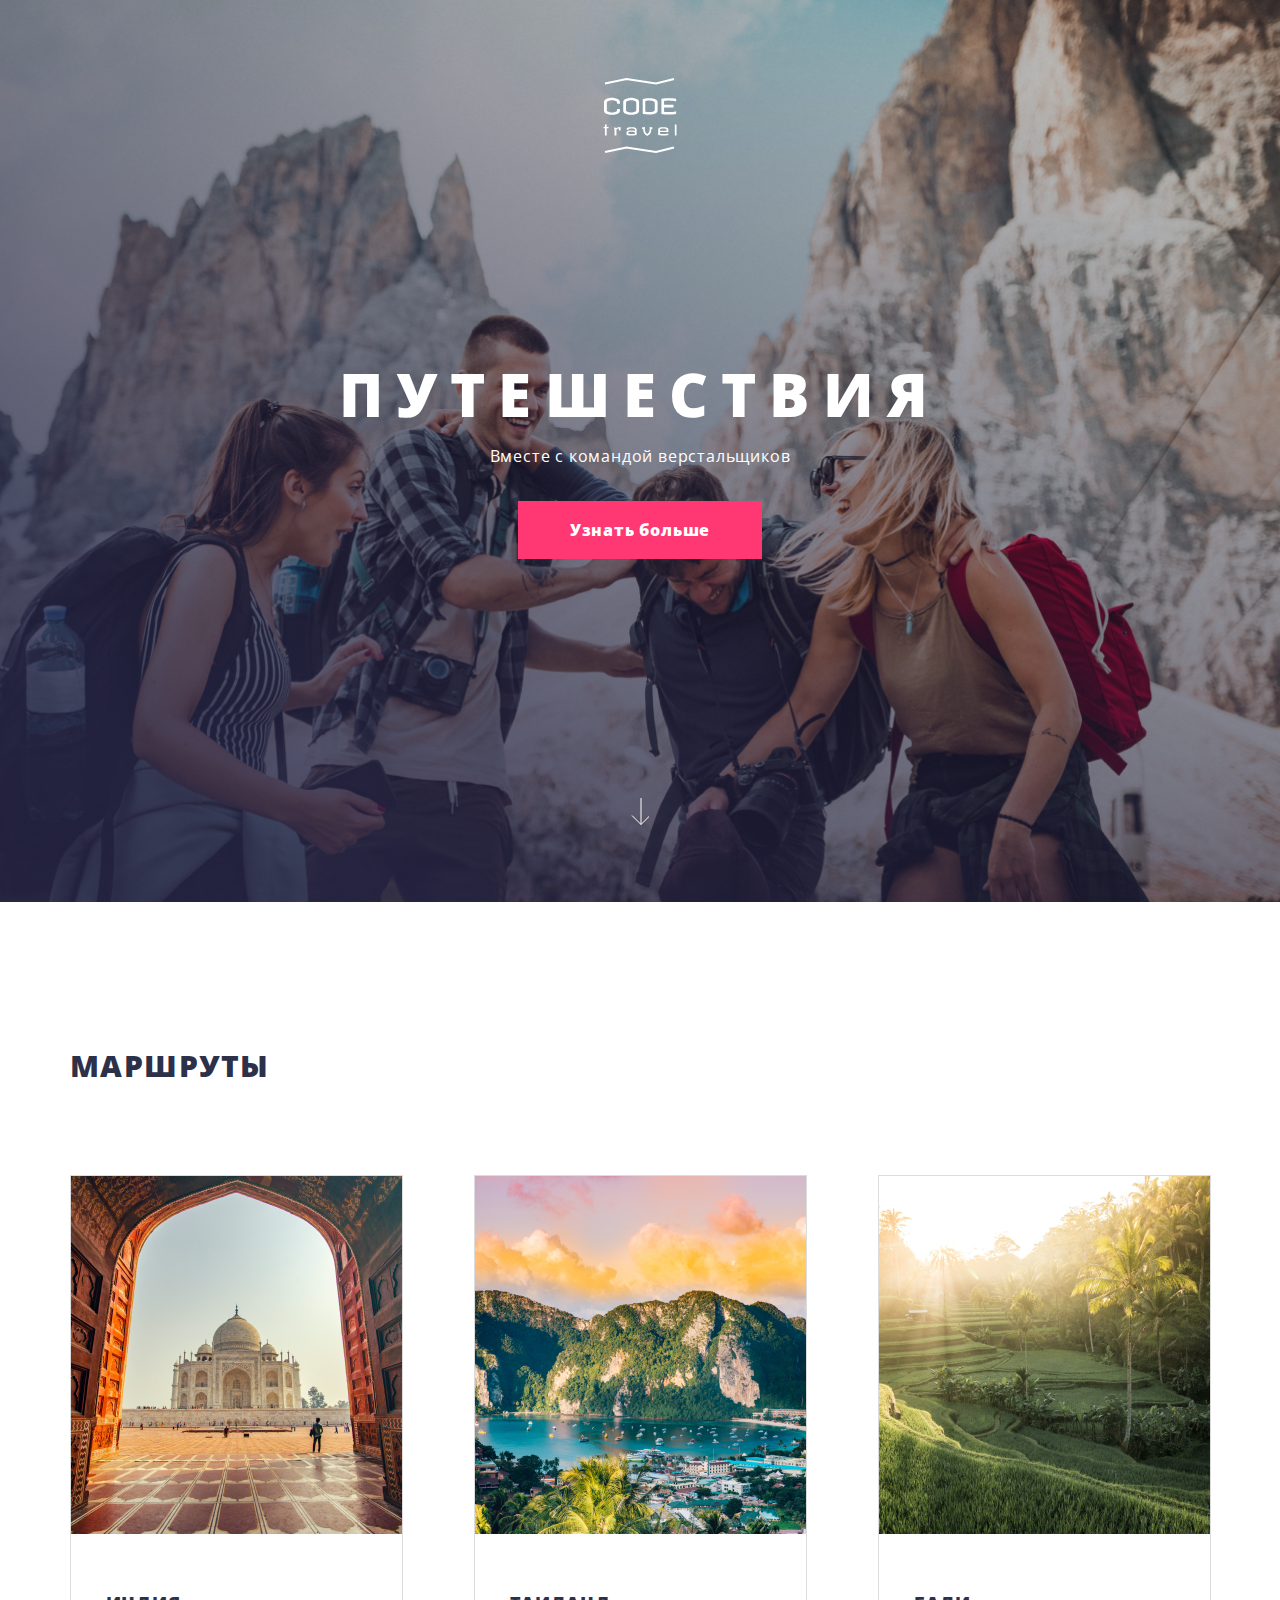
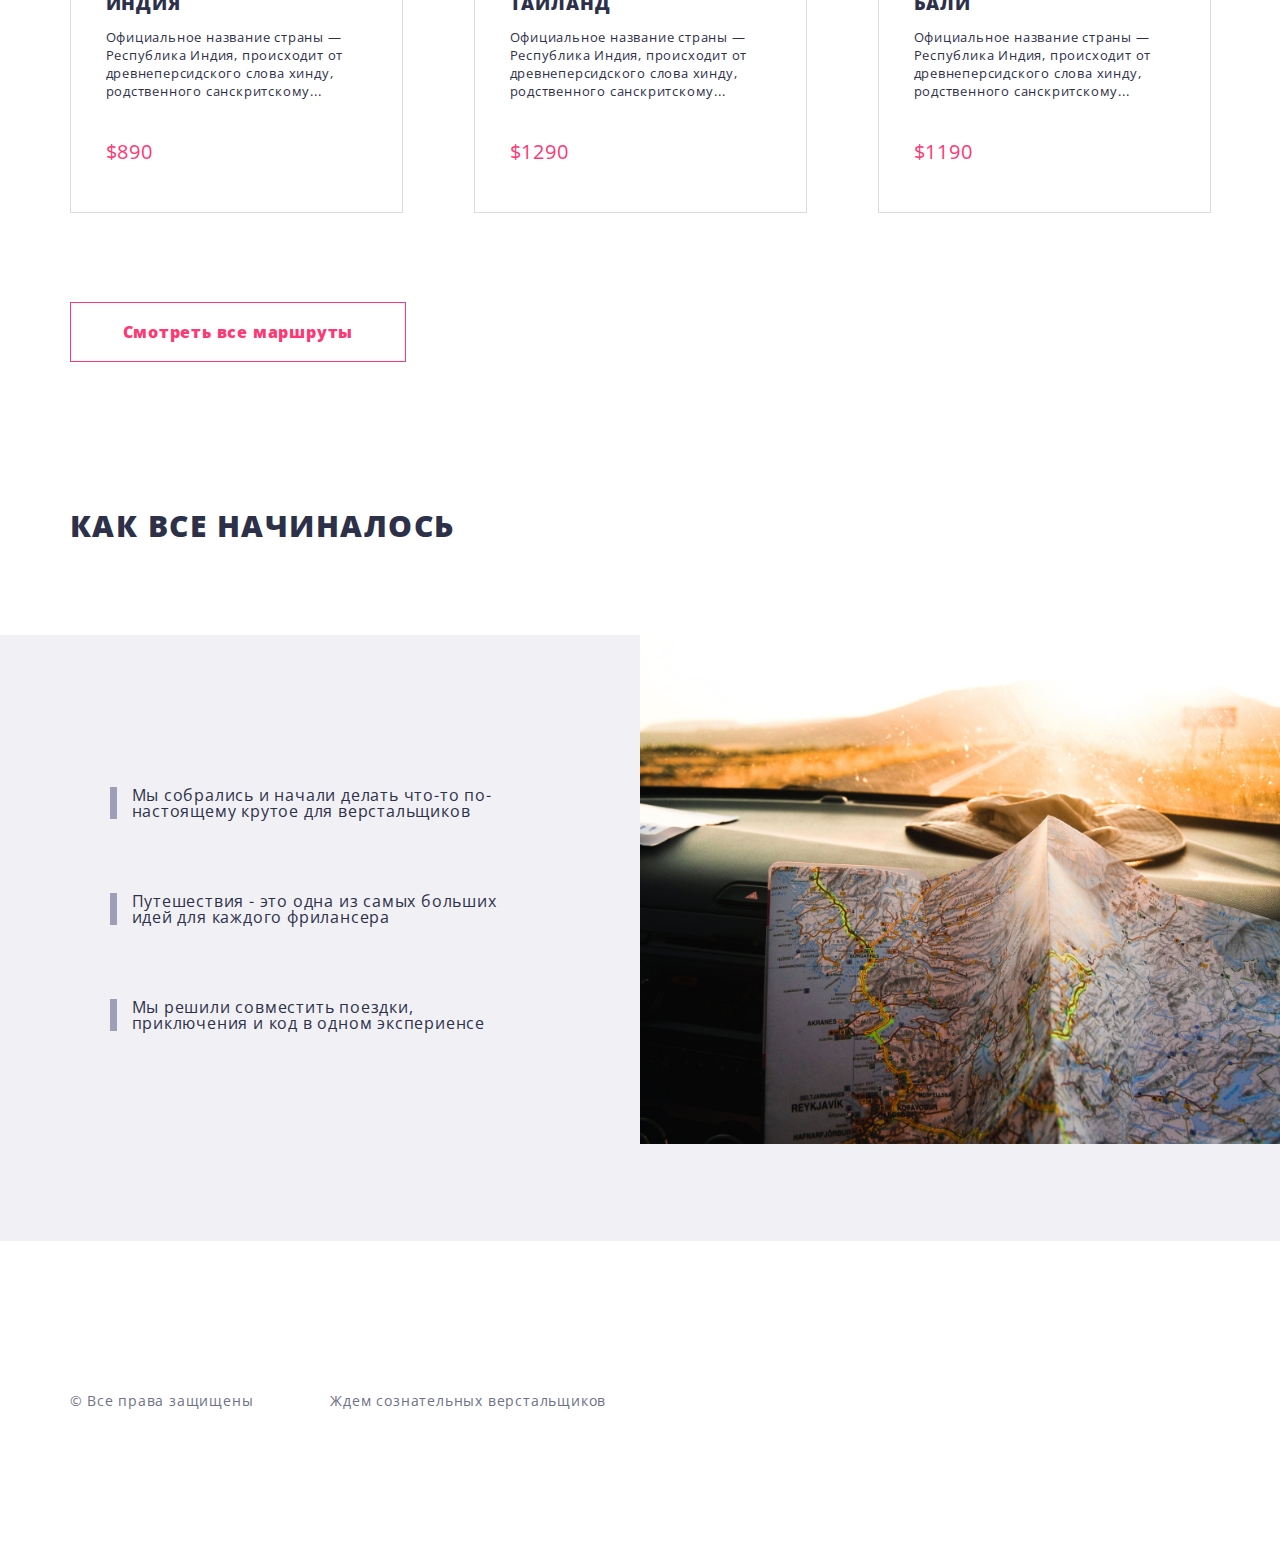
<file: index.html>
<!DOCTYPE html>
<html lang="en">
<head>
	<meta charset="UTF-8">

	<meta name="desctiption" content="Путешествия вместе с командой верстальщиков">
	<meta name="keywords" content="путешествия, верстальщики, отдых">
	
	<!-- Og tags -->
	<meta name="og:title" content="Code Travel">
	<meta name="og:desctiption" content="Путешествия вместе с командой верстальщиков">
	<meta name="og:type" content="article">
	<meta name="image" content="https://sitename.ru/img/previev.jpg">
	<meta name="og:site_name" content="Code Travel">

	<meta name="theme-color" content="#808590">

	<link rel="apple-touch-icon" href="img/apple-touch-icon.png">
	<link rel="icon" type="image/png" href="img/favicon.png">


	<link href="https://fonts.googleapis.com/css2?family=Open+Sans:wght@400;800&display=swap" rel="stylesheet">
	<link rel="stylesheet" href="css/main.css">
	<title>Code travel</title>
</head>
<body>
	<div class="header" id="header">
		<div class="container">
			<a href="#" class="header__logo">
				<img src="img/logo.svg" alt="Code travel - logo">
			</a>

			<div class="offer">
				<h1 class="offer__title">
					Путешествия
				</h1>

				<p class="offer__text">
					Вместе с командой верстальщиков
				</p>

				<a href="#" class="offer__btn btn">Узнать больше</a>
			</div>
			<a href="#routes" class="arrow-down"></a>
		</div>
	</div>

	<section class="routes" id="routes">
		<div class="container">
			<h2 class="section-title">Маршруты</h2>

			<div class="destinations">
				<div class="destinations__item">
					<div class="destinations__img">
						<img src="img/india.jpg" alt="Code travel - India">
					</div>

					<div class="destinations__wrapper">
						<h3 class="destinations__title">
							Индия
						</h3>
						<p class="destinations__text">
							Официальное название страны — Республика Индия, происходит от древнеперсидского слова хинду, родственного санскритскому...
						</p>

						<p class="destinations__price">
							$890
						</p>
					</div>
				</div>

				<div class="destinations__item">
					<div class="destinations__img">
						<img src="img/thailand.jpg" alt="Code travel - Thailand">
					</div>
					
					<div class="destinations__wrapper">
						<h3 class="destinations__title">
							Таиланд
						</h3>
						<p class="destinations__text">
							Официальное название страны — Республика Индия, происходит от древнеперсидского слова хинду, родственного санскритскому...
						</p>

						<div class="destinations__info-wrap">
							<p class="destinations__price">
								$1290
							</p>
							<a href="#" class="destinations__btn"></a>
						</div>
					</div>
				</div>

				<div class="destinations__item">
					<div class="destinations__img">
						<img src="img/bali.jpg" alt="Code travel - Bali">
					</div>

					<div class="destinations__wrapper">
						<h3 class="destinations__title">
							Бали
						</h3>
						<p class="destinations__text">
							Официальное название страны — Республика Индия, происходит от древнеперсидского слова хинду, родственного санскритскому...
						</p>

						<p class="destinations__price">
							$1190
						</p>
					</div>
				</div>
			</div>

			<a href="#" class="btn-ghost btn">
				Смотреть все маршруты
			</a>
		</div>
	</section>

	<section class="story" id="story">
		<div class="container">
			<h2 class="section-title">Как все начиналось</h2>
		</div>

		<div class="story-content">
			<div class="container container_full-height">
				<ul class="story-content__list">
					<li class="story-content__item">
						Мы собрались и начали делать что-то по-настоящему крутое для верстальщиков
					</li>
					<li class="story-content__item">
						Путешествия - это одна из самых больших идей для каждого фрилансера
					</li>
					<li class="story-content__item">
						Мы решили совместить поездки, приключения и код в одном экспериенсе
					</li>
				</ul>
			</div>
		</div>

	</section>

	<footer class="footer" id="footer">
		<div class="container">
			<div class="footer__wrapper">
				<span class="footer__rights">
					© Все права защищены
				</span>
				<span class="footer__text">
					Ждем сознательных верстальщиков
				</span>
			</div>
		</div>
	</footer>

</body>
</html>
</file>
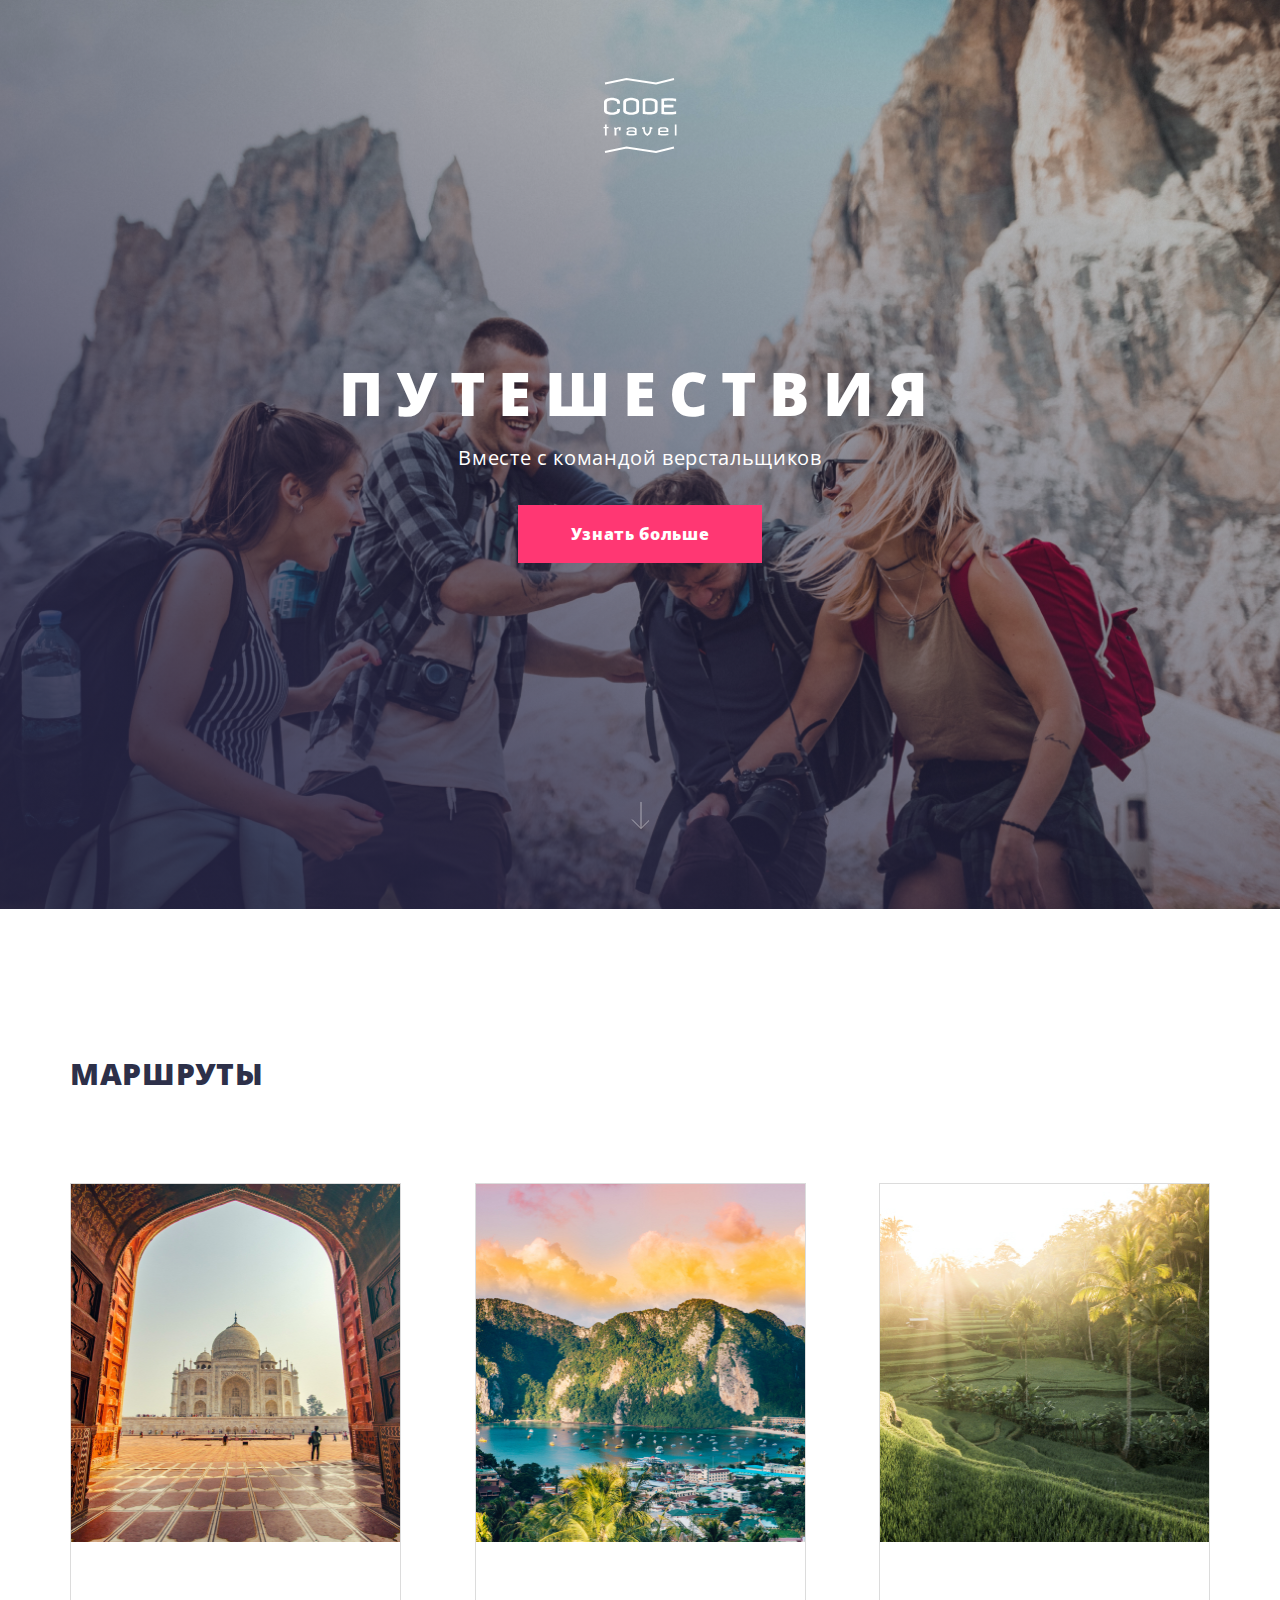
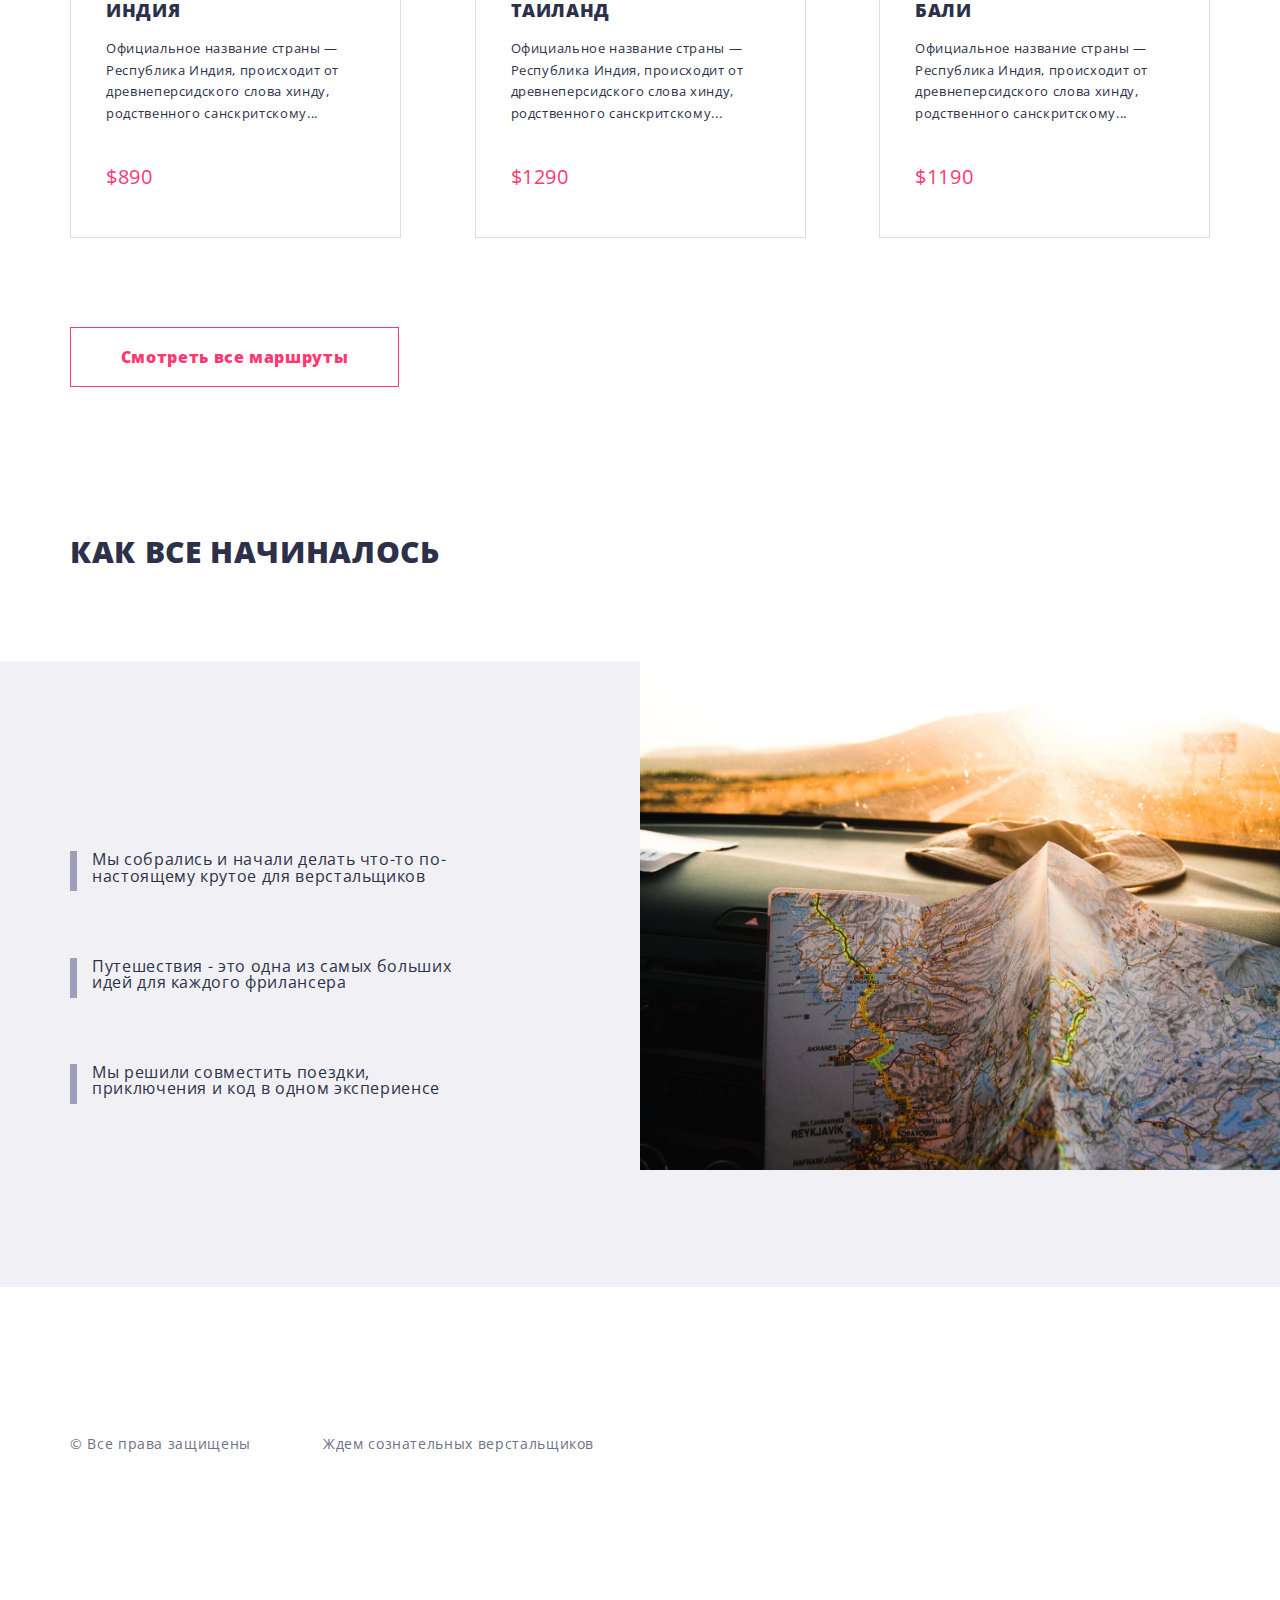
<file: lesson-flexbox/index.html>
<!DOCTYPE html>
<html lang="ru">
<head>
	<meta charset="UTF-8">
	<title>Code Travel</title>
	<meta name="description" content="Путешествия вместе с командой верстальщиков">
	<meta name="keywords" content="путешествия, верстальщики, отдых">
	<!-- OG Tags -->
	<meta property="og:title" content="Code Travel">
	<meta property="og:description" content="Путешествия вместе с командой верстальщиков">
	<meta property="og:type" content="article">
	<meta property="og:image" content="https://sitename.ru/img/preview.jpg">
	<meta property="og:site_name" content="Code Travel">
	<!-- Styling -->
	<meta name="theme-color" content="#808590">
	<link rel="apple-touch-icon" href="img/apple-touch-icon.png">
	<link rel="icon" type="image/png" href="img/favicon.png">
	<!-- CSS -->
	<link href="https://fonts.googleapis.com/css2?family=Open+Sans:wght@400;800&display=swap" rel="stylesheet">
	<link rel="stylesheet" href="css/main.css">
</head>
<body>
	<header class="header" id="header">
		<div class="container">
			<a href="#" class="logo">
				<img src="img/logo.svg" alt="Code Travel">
			</a>
			<div class="offer">
				<h1 class="offer__title">
					Путешествия
				</h1>
				<p class="offer__text">
					Вместе с командой верстальщиков
				</p>
				<a href="#" class="offer__btn btn">
					Узнать больше
				</a>
			</div>
			<a href="#" class="arrow-down"></a>
		</div>
	</header>
	<section class="routes" id="routes">
		<div class="container">
			<h2 class="section-title">
				Маршруты
			</h2>
			<div class="destinations">
				<div class="destinations__item">
					<div class="destinations__img">
						<img src="img/india.jpg" alt="Индия">
					</div>
					<div class="destinations__wrapper">
						<h3 class="destinations__title">
							Индия
						</h3>
						<p class="destinations__desc">
							Официальное название страны — Республика Индия, происходит от древнеперсидского слова хинду, родственного санскритскому...
						</p>
						<div class="destinations__info-wrap">
							<p class="destinations__price">
								$890
							</p>
							<a href="#" class="destinations__btn"></a>
						</div>
					</div>			
				</div>
				<div class="destinations__item">
					<div class="destinations__img">
						<img src="img/thailand.jpg" alt="Индия">
					</div>
					<div class="destinations__wrapper">
						<h3 class="destinations__title">
							Таиланд
						</h3>
						<p class="destinations__desc">
							Официальное название страны — Республика Индия, происходит от древнеперсидского слова хинду, родственного санскритскому...
						</p>
						<div class="destinations__info-wrap">
							<p class="destinations__price">
								$1290
							</p>
							<a href="#" class="destinations__btn"></a>
						</div>
					</div>			
				</div>
				<div class="destinations__item">
					<div class="destinations__img">
						<img src="img/bali.jpg" alt="Индия">
					</div>
					<div class="destinations__wrapper">
						<h3 class="destinations__title">
							Бали
						</h3>
						<p class="destinations__desc">
							Официальное название страны — Республика Индия, происходит от древнеперсидского слова хинду, родственного санскритскому...
						</p>
						<div class="destinations__info-wrap">
							<p class="destinations__price">
								$1190
							</p>
							<a href="#" class="destinations__btn"></a>
						</div>
					</div>			
				</div>
			</div>
			<a href="#" class="btn-ghost btn-more">
				Смотреть все маршруты
			</a>
		</div>
	</section>
	<section class="story" id="story">
		<div class="container">
			<h2 class="section-title">
				Как все начиналось
			</h2>
		</div>
		<div class="story-content">
			<div class="container container_full-height">
				<ul class="story-content__list">
					<li class="story-content__item">
						Мы собрались и начали делать что-то по-настоящему крутое для верстальщиков
					</li>
					<li class="story-content__item">
						Путешествия - это одна из самых больших идей для каждого фрилансера
					</li>
					<li class="story-content__item">
						Мы решили совместить поездки, приключения и код в одном экспериенсе
					</li>
				</ul>
			</div>
		</div>
	</section>
	<footer class="footer" id="footer">
		<div class="container">
			<div class="footer-content">
				<p class="footer__text">
					© Все права защищены
				</p>
				<p class="footer__text">
					Ждем сознательных верстальщиков
				</p>
			</div>
		</div>
	</footer>
</body>
</html>
</file>
<file: css/main.css>
body {
	margin: 0;
	padding: 0;
	font-family: 'Open Sans', sans-serif;
	color: #2D3049;
	letter-spacing: 0.05em;
}

.container {
	margin: 0 auto;
	width: 1141px;
}

.container_full-height {
	height: 100%;
	display: flex;
	align-items: center;
}

h1, h2, h3 {
	text-transform: uppercase;
	letter-spacing: 0.05em;
	font-weight: 800;
	margin: 0;
}

a {
	text-decoration: none;
	display: inline-block;
}

/* Header section */

.header {
	background: url(../img/header-bg.png) no-repeat center top / cover;
	text-align: center;
	color: #ffffff;
	padding-top: 77px;
	padding-bottom: 77px;
}

.offer__title {
	font-weight: 800;
	font-size: 60px;
	letter-spacing: 0.22em;
	line-height: 1.35em;
	margin: 195px 0 10px 0;
}

.offer__text {
	margin: 0;
	margin-bottom: 34px;
}

.btn {
	background: #FF3773;
	padding: 18px 52px;
	color: #ffffff;
	font-weight: 800;
}

.btn:hover {
	background: #FA0150;
	transition: all 0.5s ease;
	color: #fff;
}

.arrow-down {
	display: block;
	background: url(../img/arrow-down.svg);
	width: 18px;
	height: 27px;
	margin: 239px auto 0;
}

/* Routes sections */

.routes {
	padding-top: 143px;
}

.section-title {
	font-size: 30px;
	margin-bottom: 89px;
}

.destinations {
	display: flex;
	justify-content: space-between;
}

.destinations__item {
	width: 331px;
	border: 1px solid #DCDCDC;
	transition: all 0.5s ease;
	margin-bottom: 89px;
}

.destinations__img img {
	object-fit: cover;
	width: 100%;
	height: 358px;
}

.destinations__wrapper {
	padding: 52px 35px 47px;
}

.destinations__title {
	font-size: 18px;
}

.destinations__text {
	font-size: 13px;
	margin-bottom: 38px;
}

.destinations__price {
	color: #FF3773;
	font-size: 20px;
	margin: 0;
}

.destinations__info-wrap {
	display: flex;
	justify-content: space-between;
}

.destinations__btn {
	background: url(../img/arrow-next.svg);
	width: 25px;
	height: 21px;
	opacity: 0;
	transition: all 0.5s ease;
}

.destinations__item:hover .destinations__btn {
	opacity: 1;
}

.destinations__item:hover {
	box-shadow: 0px 15px 50px rgba(0, 0, 0, 0.13);
}

.btn-ghost {
	color: #FF3773;
	border: 1px solid #FF3773;
	font-size: 16px;
	background: none;
}



/*  Story sectoin */

.story {
	padding-top: 143px;
}

.story-content {
	background: #F1F1F5 url(../img/photo-1.jpg) no-repeat right top / 50%;
	height: 606px;
}

.story-content__list {
	list-style: none;
	margin-bottom: 0
}

.story-content__item {
	color: #2D3049;
	font-size: 16px;
	border-left: 7px solid #9E9EB7;
	padding: 0 15px;
	width: 401px;
	line-height: 1.01em;
	margin-bottom: 74px;
}


/* Footer section */

.footer__wrapper {
	font-size: 14px;
	color: #6E7187;
	padding: 150px 0;
}

.footer__rights {
	margin-right: 72px;
}
</file>
<file: lesson-flexbox/css/main.css>
/* Спецификация */
body {
	padding: 0;
	margin: 0;
	font-family: 'Open Sans', sans-serif;
	font-weight: 400;
	font-size: 13px;
	color: #2D3049;
	letter-spacing: 0.05em;
}

* {
	box-sizing: border-box;
}

ul, li {
	display: block;
	padding: 0;
	margin: 0;
}

h1, h2, h3, h4, h5, h6 {
	padding: 0;
	margin: 0;
	text-transform: uppercase;
	font-weight: 800;
}

p {
	margin: 0;
}

section {
	padding-top: 144px;
}

.container {
	width: 1140px;
	margin: 0 auto;
}

.container_full-height {
	height: 100%;
	display: flex;
	align-items: center
}

a {
	text-decoration: none;
}

.btn {
	padding: 18px 0px;
	background: #FF3773;
	color: #FFFFFF;
	font-size: 16px;
	font-weight: 800;
	display: block;
	width: 244px;
	transition: all 0.5s ease;
	text-align: center;
}

.btn:hover {
	background: #FF185E
}

.btn-ghost {
	padding: 18px 0px;
	color: #FF3773;
	border: 1px solid #FF3773;
	font-size: 16px;
	font-weight: 800;
	display: block;
	width: 329px;
	transition: all 0.5s ease;
	text-align: center
}

.btn-ghost:hover {
	color: #fff;
	border: 1px solid #FF3773;
	background: #FF3773;
}

.section-title {
	font-size: 30px;
	margin-bottom: 89px;
}

/* Первая секция */

.header {
	background: linear-gradient(209.29deg, rgba(19, 19, 51, 0.18) 17.19%, rgba(40, 39, 74, 0.81) 81.74%), url('../img/header-bg.png') no-repeat center top / cover;
	text-align: center;
	color: #fff;
	padding: 77px 0 80px;
}

.offer {
	margin-top: 195px;
}
.offer__title {
	font-size: 60px;
	letter-spacing: 0.22em;
	line-height: 1.35em;
}
.offer__text {
	font-size: 20px;
	margin-top: 10px;
}
.offer__btn {
	margin: 0 auto;
	margin-top: 34px;
}

.arrow-down {
	background: url('../img/arrow-down.svg');
	width: 18px;
	height: 27px;
	display: block;
	margin: 239px auto 0;
	opacity: 0.5;
	transition: all 0.5s ease;
}

.arrow-down:hover {
	opacity: 1
}

/* Маршруты */

.destinations {
	display: flex;
	justify-content: space-between;
	margin-bottom: 89px;
}
.destinations__item {
	width: 331px;
	border: 1px solid #DCDCDC;
	transition: all 0.5s ease;
}
.destinations__img {}
.destinations__img img {
	object-fit: fill;
	width: 100%;
	height: 358px
}
.destinations__wrapper {
	padding: 52px 35px 47px;
}
.destinations__title {
	font-size: 18px;
	margin-bottom: 16px
}
.destinations__desc {
	line-height: 1.67em
}
.destinations__info-wrap {
	margin-top: 38px;
	display: flex;
	justify-content: space-between;
	align-items: center;
}
.destinations__price {
	color: #FF3773;
	font-size: 20px;
}
.destinations__btn {
	background: url('../img/arrow-next.svg');
	width: 25px;
	height: 21px;
	display: block;
	opacity: 0;
	transition: all 0.5s ease
}

.destinations__item:hover .destinations__btn {
	opacity: 1;
}

.destinations__item:hover {
	box-shadow: 0px 15px 50px rgba(0, 0, 0, 0.13);
}

/* История */

.story-content {
	background: #F1F1F5 url('../img/photo-1.jpg') no-repeat right top / 50%;
	height: 626px;
}
.story-content__list {

}
.story-content__item {
	font-size: 16px;
	width: 401px;
	position: relative;
	padding-left: 22px;
	line-height: 1.01em;
	margin-bottom: 74px;
}

.story-content__item:last-child {
	margin-bottom: 0;
}

.story-content__item:before {
	content:'';
	display: block;
	width: 7px;
	height: 40px;
	background: #9E9EB7;
	position: absolute;
	left: 0
}

/* Футер */

.footer-content {
	display: flex;
	padding: 147px 0;
}

.footer__text {
	font-size: 14px;
	color: #6E7187;
	margin-right: 72px;
}
</file>
